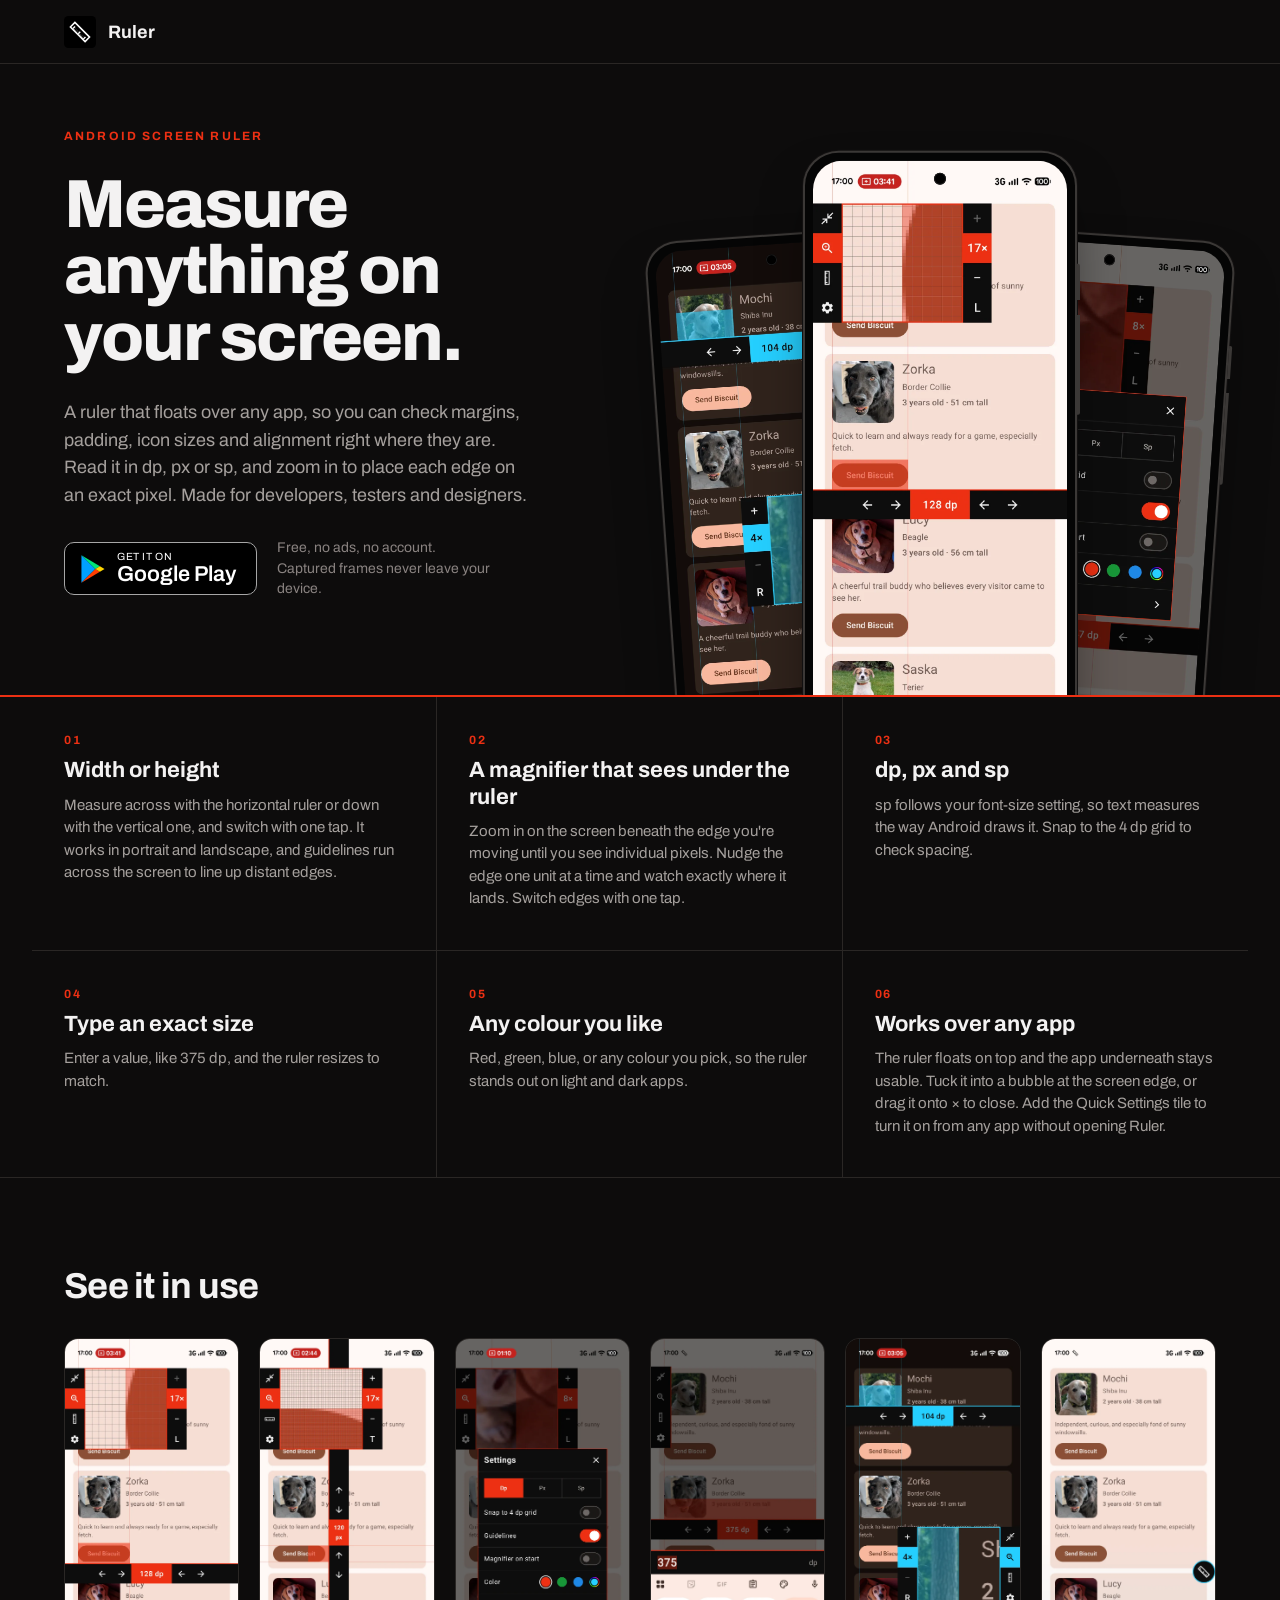
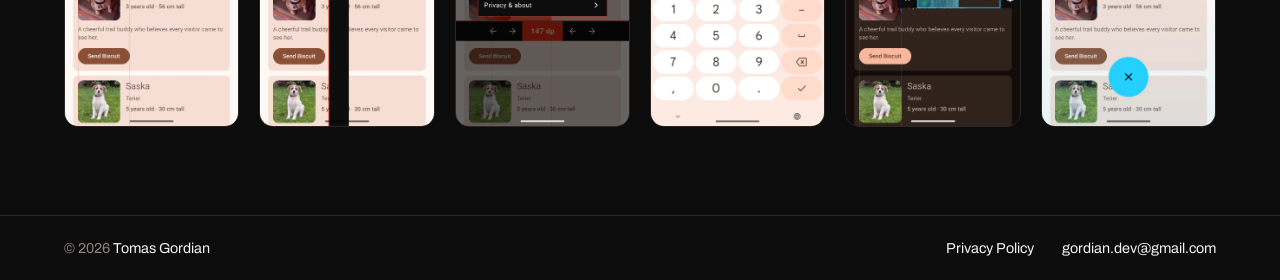
<file: index.html>
<!doctype html>
<html lang="en">

<head>
<meta charset="utf-8">
<meta name="viewport" content="width=device-width, initial-scale=1">
<title>Ruler — measure anything on your Android screen</title>
<meta name="description" content="A ruler that floats over any Android app. Measure in dp, px and sp, down to a single pixel, with a built-in magnifier. Made for developers, testers and designers.">
<meta name="theme-color" content="#0d0c0c">
<meta property="og:title" content="Ruler — measure anything on your Android screen">
<meta property="og:description" content="A ruler that floats over any Android app. Measure in dp, px and sp, down to a single pixel.">
<meta property="og:url" content="https://ruler.tomasgordian.com/">
<meta property="og:type" content="website">
<meta property="og:image" content="https://ruler.tomasgordian.com/og-image.png">
<meta property="og:image:width" content="1200">
<meta property="og:image:height" content="630">
<meta property="og:image:alt" content="Ruler: Measure anything on your screen, with three phones showing the ruler over an app">
<meta name="twitter:card" content="summary_large_image">
<link rel="canonical" href="https://ruler.tomasgordian.com/">
<link rel="icon" type="image/svg+xml" href="favicon.svg">
<link rel="apple-touch-icon" href="apple-touch-icon.png">
<link rel="preconnect" href="https://fonts.googleapis.com">
<link rel="preconnect" href="https://fonts.gstatic.com" crossorigin>
<link href="https://fonts.googleapis.com/css2?family=Archivo:wght@400;600;700;800&display=swap" rel="stylesheet">
<link rel="stylesheet" href="css/style.css">
<link rel="stylesheet" href="css/home.css">
<script src="js/clean-url.js" defer></script>
<script src="js/gallery.js" defer></script>
</head>

<body>
<header class="top">
  <a class="brand" href="./"><img src="icon.svg" alt="" width="32" height="32">Ruler</a></header>

<main style="overflow-x: clip;">
  <section class="hero">
    <div class="hero-copy">
      <div class="kicker">Android screen ruler</div>
      <h1>Measure anything on your screen.</h1>
      <p class="lede">A ruler that floats over any app, so you can check margins, padding, icon sizes and alignment right where they are. Read it in dp, px or sp, and zoom in to place each edge on an exact pixel. Made for developers, testers and designers.</p>
      <div class="cta">
        <a class="play" href="https://play.google.com/store/apps/details?id=com.gordian.ruler">
          <svg viewBox="0 0 24 26" aria-hidden="true"><path fill="#00A0FF" d="M2 1L14 13L2 25Z"/><path fill="#00E676" d="M2 1L18 10.6L14 13Z"/><path fill="#FF3D00" d="M2 25L18 15.4L14 13Z"/><path fill="#FFD600" d="M18 10.6L22 13L18 15.4L14 13Z"/></svg>
          <span><small>Get it on</small><strong>Google Play</strong></span>
        </a>
        <span class="note">Free, no ads, no account. Captured frames never leave your device.</span>
      </div>
    </div>
    <div class="phones" aria-hidden="true">
      <div class="phone left"><img src="screenshots/custom-color-dark.webp" alt="" width="800" height="1785"></div>
      <div class="phone mid"><img src="screenshots/measure-width.webp" alt="" width="800" height="1785" fetchpriority="high"></div>
      <div class="phone right"><img src="screenshots/settings.webp" alt="" width="800" height="1785"></div>
    </div>
  </section>

  <section class="features" id="features" aria-label="Features">
    <ul class="grid">
      <li class="feature"><div class="num">01</div><h3>Width or height</h3><p>Measure across with the horizontal ruler or down with the vertical one, and switch with one tap. It works in portrait and landscape, and guidelines run across the screen to line up distant edges.</p></li>
      <li class="feature"><div class="num">02</div><h3>A magnifier that sees under the ruler</h3><p>Zoom in on the screen beneath the edge you're moving until you see individual pixels. Nudge the edge one unit at a time and watch exactly where it lands. Switch edges with one tap.</p></li>
      <li class="feature"><div class="num">03</div><h3>dp, px and sp</h3><p>sp follows your font-size setting, so text measures the way Android draws it. Snap to the 4 dp grid to check spacing.</p></li>
      <li class="feature"><div class="num">04</div><h3>Type an exact size</h3><p>Enter a value, like 375 dp, and the ruler resizes to match.</p></li>
      <li class="feature"><div class="num">05</div><h3>Any colour you like</h3><p>Red, green, blue, or any colour you pick, so the ruler stands out on light and dark apps.</p></li>
      <li class="feature"><div class="num">06</div><h3>Works over any app</h3><p>The ruler floats on top and the app underneath stays usable. Tuck it into a bubble at the screen edge, or drag it onto × to close. Add the Quick Settings tile to turn it on from any app without opening Ruler.</p></li>
    </ul>
  </section>

  <section class="shots" id="screenshots">
    <div class="shots-inner">
      <h2>See it in use</h2>
      <ul class="shot-row">
        <li class="frame"><button type="button" class="shot"><img src="screenshots/measure-width.webp" alt="Horizontal ruler measuring a Send Biscuit button at 128 dp, magnifier zoomed to 17× on its left edge" width="800" height="1785" loading="lazy"></button></li>
        <li class="frame"><button type="button" class="shot"><img src="screenshots/measure-height.webp" alt="Vertical ruler measuring a Send Biscuit button at 120 px, magnifier zoomed to 17× on its top edge" width="800" height="1785" loading="lazy"></button></li>
        <li class="frame"><button type="button" class="shot"><img src="screenshots/settings.webp" alt="Settings panel with units, grid snap, guidelines, magnifier and colour options" width="800" height="1785" loading="lazy"></button></li>
        <li class="frame"><button type="button" class="shot"><img src="screenshots/size-editor.webp" alt="Size editor with 375 dp typed in and the number keyboard open" width="800" height="1785" loading="lazy"></button></li>
        <li class="frame"><button type="button" class="shot"><img src="screenshots/custom-color-dark.webp" alt="Teal ruler measuring a 104 dp avatar in a dark-themed app" width="800" height="1785" loading="lazy"></button></li>
        <li class="frame"><button type="button" class="shot"><img src="screenshots/out-of-the-way.webp" alt="Ruler collapsed into a bubble at the screen edge, with the close target shown at the bottom" width="800" height="1785" loading="lazy"></button></li>
      </ul>
    </div>
  </section>
</main>

<dialog class="viewer" aria-label="Screenshots" tabindex="-1">
  <img class="viewer-img" alt="">
  <button type="button" class="viewer-prev" aria-label="Previous screenshot"><svg viewBox="0 0 24 24" fill="none" stroke="currentColor" stroke-width="2" stroke-linecap="round" stroke-linejoin="round" aria-hidden="true"><path d="M15 18l-6-6 6-6"/></svg></button>
  <button type="button" class="viewer-next" aria-label="Next screenshot"><svg viewBox="0 0 24 24" fill="none" stroke="currentColor" stroke-width="2" stroke-linecap="round" stroke-linejoin="round" aria-hidden="true"><path d="M9 18l6-6-6-6"/></svg></button>
  <button type="button" class="viewer-close" aria-label="Close"><svg viewBox="0 0 24 24" fill="none" stroke="currentColor" stroke-width="2" stroke-linecap="round" aria-hidden="true"><path d="M6 6l12 12M18 6L6 18"/></svg></button>
  <p class="viewer-count" aria-live="polite"></p>
</dialog>

<footer>
  <span>&copy; 2026 <a href="https://tomasgordian.com">Tomas Gordian</a></span>
  <nav><a href="privacy-policy/">Privacy Policy</a><a href="mailto:gordian.dev@gmail.com">gordian.dev@gmail.com</a></nav>
</footer>

</body>
</html>
</file>
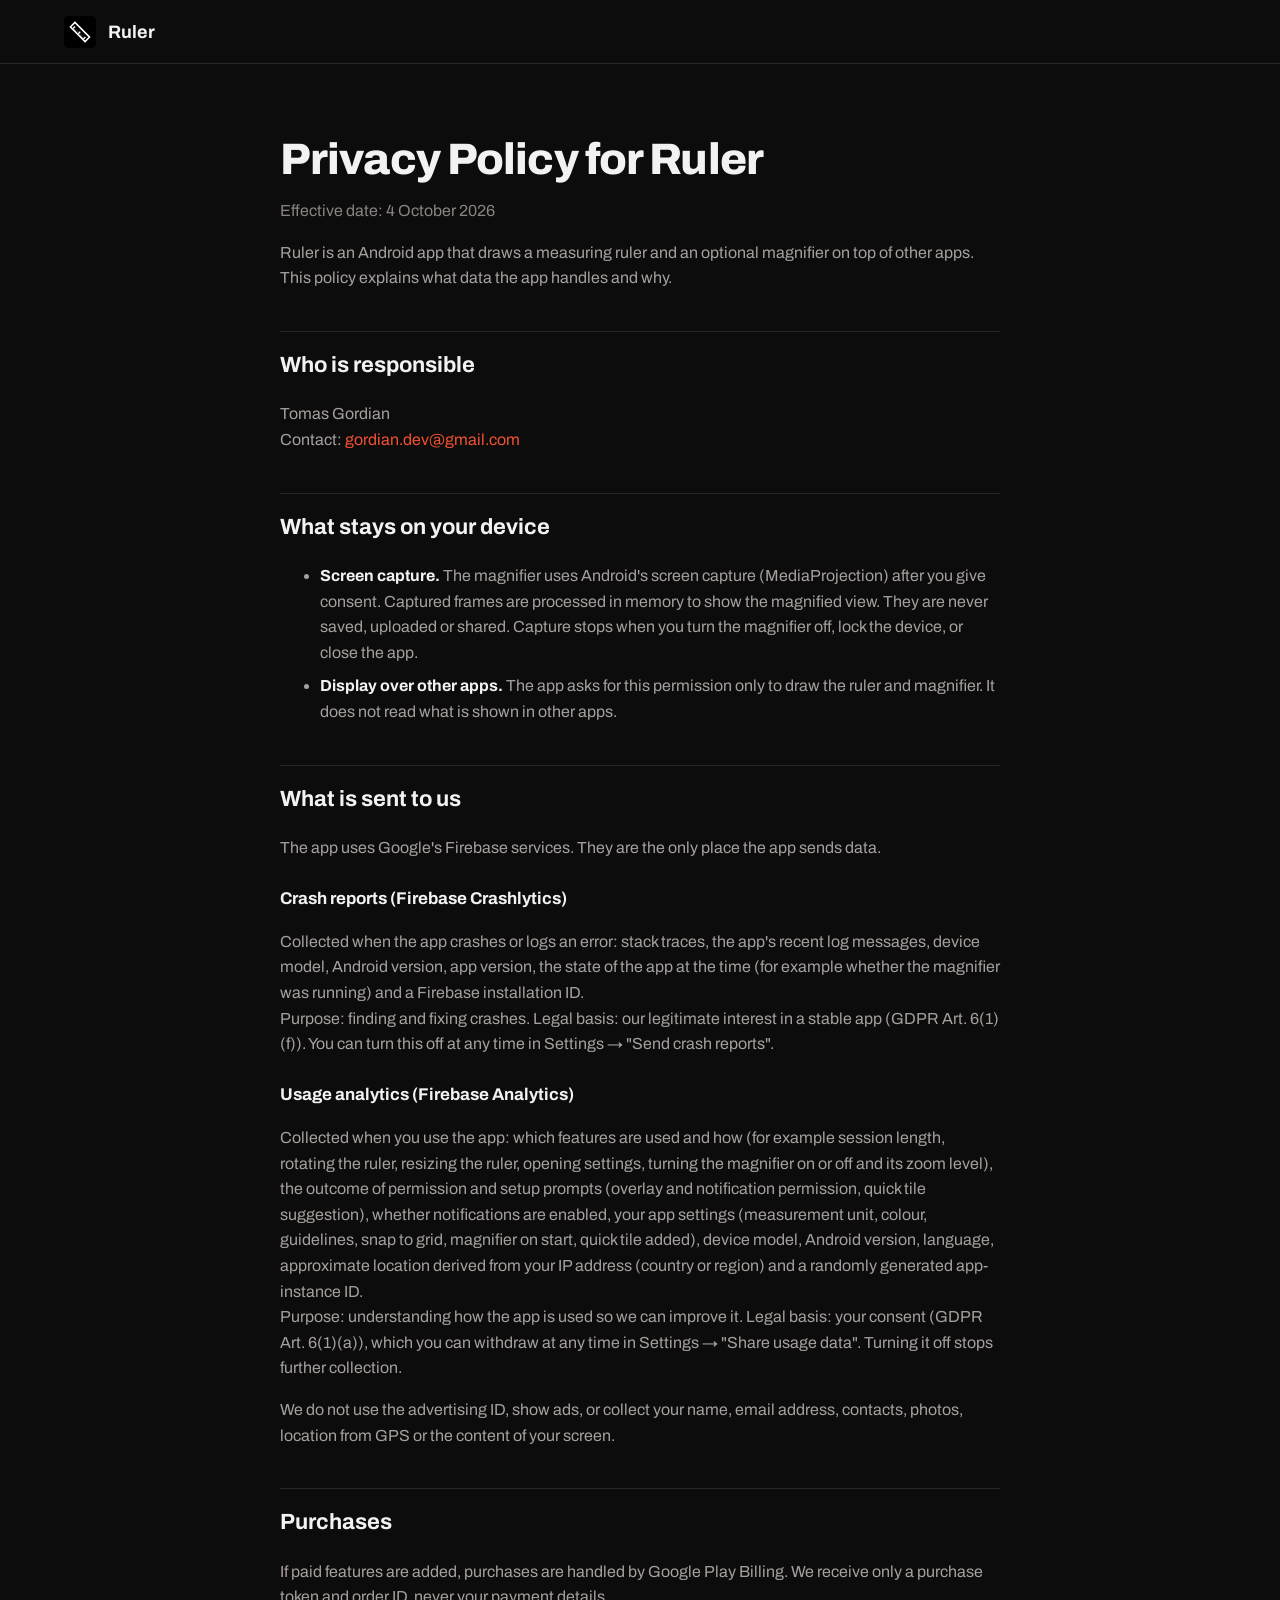
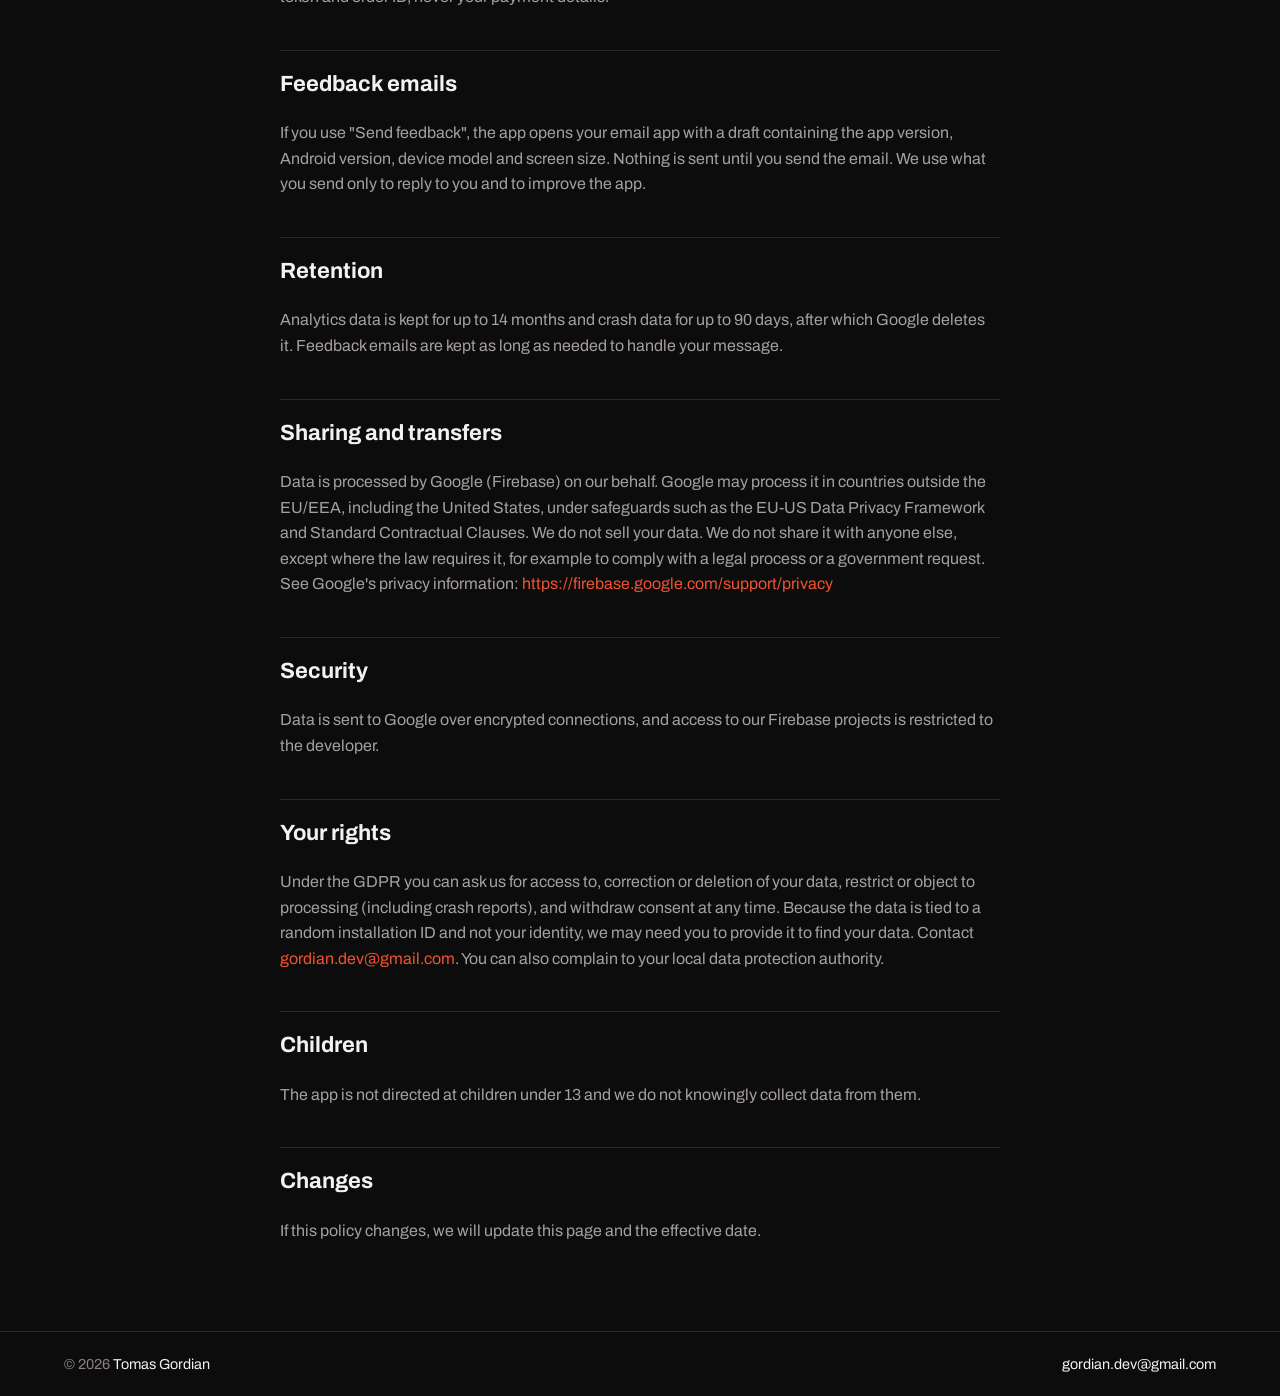
<file: privacy-policy/index.html>
<!doctype html>
<html lang="en">
<head>
<meta charset="utf-8">
<meta name="viewport" content="width=device-width, initial-scale=1">
<title>Privacy Policy - Ruler</title>
<link rel="canonical" href="https://ruler.tomasgordian.com/privacy-policy/">
<link rel="icon" type="image/svg+xml" href="../favicon.svg">
<link rel="apple-touch-icon" href="../apple-touch-icon.png">
<link rel="preconnect" href="https://fonts.googleapis.com">
<link rel="preconnect" href="https://fonts.gstatic.com" crossorigin>
<link href="https://fonts.googleapis.com/css2?family=Archivo:wght@400;600;700;800&display=swap" rel="stylesheet">
<link rel="stylesheet" href="../css/style.css">
<link rel="stylesheet" href="../css/privacy.css">
<script src="../js/clean-url.js" defer></script>
</head>
<body>
<header class="top">
  <a class="brand" href="../"><img src="../icon.svg" alt="" width="32" height="32">Ruler</a></header>

<main>
  <h1>Privacy Policy for Ruler</h1>
  <p class="updated">Effective date: 4 October 2026</p>

  <p>Ruler is an Android app that draws a measuring ruler and an optional magnifier on top of other apps. This policy explains what data the app handles and why.</p>

  <h2>Who is responsible</h2>
  <p>Tomas Gordian<br>
  Contact: <a href="mailto:gordian.dev@gmail.com">gordian.dev@gmail.com</a></p>

  <h2>What stays on your device</h2>
  <ul>
    <li><strong>Screen capture.</strong> The magnifier uses Android's screen capture (MediaProjection) after you give consent. Captured frames are processed in memory to show the magnified view. They are never saved, uploaded or shared. Capture stops when you turn the magnifier off, lock the device, or close the app.</li>
    <li><strong>Display over other apps.</strong> The app asks for this permission only to draw the ruler and magnifier. It does not read what is shown in other apps.</li>
  </ul>

  <h2>What is sent to us</h2>
  <p>The app uses Google's Firebase services. They are the only place the app sends data.</p>

  <h3>Crash reports (Firebase Crashlytics)</h3>
  <p>Collected when the app crashes or logs an error: stack traces, the app's recent log messages, device model, Android version, app version, the state of the app at the time (for example whether the magnifier was running) and a Firebase installation ID.<br>
  Purpose: finding and fixing crashes. Legal basis: our legitimate interest in a stable app (GDPR Art. 6(1)(f)). You can turn this off at any time in Settings &rarr; "Send crash reports".</p>

  <h3>Usage analytics (Firebase Analytics)</h3>
  <p>Collected when you use the app: which features are used and how (for example session length, rotating the ruler, resizing the ruler, opening settings, turning the magnifier on or off and its zoom level), the outcome of permission and setup prompts (overlay and notification permission, quick tile suggestion), whether notifications are enabled, your app settings (measurement unit, colour, guidelines, snap to grid, magnifier on start, quick tile added), device model, Android version, language, approximate location derived from your IP address (country or region) and a randomly generated app-instance ID.<br>
  Purpose: understanding how the app is used so we can improve it. Legal basis: your consent (GDPR Art. 6(1)(a)), which you can withdraw at any time in Settings &rarr; "Share usage data". Turning it off stops further collection.</p>

  <p>We do not use the advertising ID, show ads, or collect your name, email address, contacts, photos, location from GPS or the content of your screen.</p>

  <h2>Purchases</h2>
  <p>If paid features are added, purchases are handled by Google Play Billing. We receive only a purchase token and order ID, never your payment details.</p>

  <h2>Feedback emails</h2>
  <p>If you use "Send feedback", the app opens your email app with a draft containing the app version, Android version, device model and screen size. Nothing is sent until you send the email. We use what you send only to reply to you and to improve the app.</p>

  <h2>Retention</h2>
  <p>Analytics data is kept for up to 14 months and crash data for up to 90 days, after which Google deletes it. Feedback emails are kept as long as needed to handle your message.</p>

  <h2>Sharing and transfers</h2>
  <p>Data is processed by Google (Firebase) on our behalf. Google may process it in countries outside the EU/EEA, including the United States, under safeguards such as the EU-US Data Privacy Framework and Standard Contractual Clauses. We do not sell your data. We do not share it with anyone else, except where the law requires it, for example to comply with a legal process or a government request. See Google's privacy information: <a href="https://firebase.google.com/support/privacy">https://firebase.google.com/support/privacy</a></p>

  <h2>Security</h2>
  <p>Data is sent to Google over encrypted connections, and access to our Firebase projects is restricted to the developer.</p>

  <h2>Your rights</h2>
  <p>Under the GDPR you can ask us for access to, correction or deletion of your data, restrict or object to processing (including crash reports), and withdraw consent at any time. Because the data is tied to a random installation ID and not your identity, we may need you to provide it to find your data. Contact <a href="mailto:gordian.dev@gmail.com">gordian.dev@gmail.com</a>. You can also complain to your local data protection authority.</p>

  <h2>Children</h2>
  <p>The app is not directed at children under 13 and we do not knowingly collect data from them.</p>

  <h2>Changes</h2>
  <p>If this policy changes, we will update this page and the effective date.</p>
</main>
<footer>
  <span>&copy; 2026 <a href="https://tomasgordian.com">Tomas Gordian</a></span>
  <nav><a href="mailto:gordian.dev@gmail.com">gordian.dev@gmail.com</a></nav>
</footer>
</body>
</html>
</file>
<file: css/style.css>
:root {
  --bg: #0d0c0c;
  --surface: #161413;
  --line: #2a2725;
  --line-strong: #4a4644;
  --text: #f3f2f2;
  --text-2: #a5a09d;
  --text-3: #8a8381;
  --accent: #ec3013;
  --accent-hover: #f1522f;
  --pad: clamp(20px, 5vw, 64px);
  --edge: max(var(--pad), calc((100% - 1280px) / 2 + var(--pad)));
}
* { box-sizing: border-box; }
html { scroll-behavior: smooth; }
body { font-family: Archivo, -apple-system, BlinkMacSystemFont, "Segoe UI", Roboto, sans-serif; margin: 0; min-height: 100vh; display: flex; flex-direction: column; background: var(--bg); color: var(--text); -webkit-font-smoothing: antialiased; }
a { color: var(--text); text-decoration: none; }
a:hover { color: var(--accent-hover); }
:focus-visible { outline: 2px solid var(--accent); outline-offset: 2px; }
img { max-width: 100%; }

.top { height: 64px; display: flex; align-items: center; padding: 0 var(--edge); border-bottom: 1px solid var(--line); }
.brand { display: flex; align-items: center; gap: 12px; font-size: 18px; font-weight: 700; }
.brand img { width: 32px; height: 32px; }

footer { width: 100%; margin-top: auto; padding: 24px var(--edge); border-top: 1px solid var(--line); display: flex; justify-content: space-between; flex-wrap: wrap; gap: 8px 24px; color: var(--text-3); font-size: 0.9rem; }
footer nav { display: flex; gap: 28px; flex-wrap: wrap; }
@media (max-width: 640px) { footer { flex-direction: column; } }
</file>
<file: css/home.css>
.hero { display: grid; grid-template-columns: minmax(0, 1fr) minmax(0, 1fr); gap: 48px; padding: 48px var(--pad) 0; align-items: end; max-width: 1280px; width: 100%; margin: 0 auto; }
.hero-copy { display: flex; flex-direction: column; gap: 28px; padding-bottom: 96px; }
.kicker { font-size: 12px; font-weight: 700; letter-spacing: 0.18em; text-transform: uppercase; color: var(--accent); }
h1 { margin: 0; font-size: clamp(44px, 6vw, 68px); line-height: 0.98; font-weight: 800; letter-spacing: -0.03em; text-wrap: balance; }
.lede { margin: 0; max-width: 470px; font-size: 18px; line-height: 1.55; color: var(--text-2); text-wrap: pretty; }
.cta { display: flex; align-items: center; gap: 20px; flex-wrap: wrap; }
.note { max-width: 220px; font-size: 14px; line-height: 1.45; color: var(--text-3); }

.play { display: inline-flex; align-items: center; gap: 10px; padding: 8px 20px 8px 14px; background: #000; color: #fff; border: 1px solid #a6a6a6; border-radius: 10px; }
.play:hover { background: #1a1a1a; color: #fff; }
.play svg { width: 28px; height: 30px; }
.play small { display: block; font-size: 0.65rem; letter-spacing: 0.06em; text-transform: uppercase; line-height: 1.1; }
.play strong { display: block; font-size: 1.35rem; font-weight: 600; line-height: 1.1; }

.phones { position: relative; }
.phone { position: absolute; bottom: 0; width: 45%; padding: 1.5%; border-radius: 12.5% / 5.6%; background: #050505; box-shadow: 0 0 0 2px #3b3836, 0 0 0 3px #121010, 0 30px 60px -20px rgb(0 0 0 / 0.8); }
.phone::before { content: ""; position: absolute; top: 3.4%; left: 50%; width: 4.4%; aspect-ratio: 1; margin-left: -2.2%; border-radius: 50%; background: #000; box-shadow: inset 0 0 0 1px #1d1c1c; z-index: 1; }
.phone::after { content: ""; position: absolute; right: -5px; top: 19%; width: 3px; height: 26%; border-radius: 0 2px 2px 0; background: linear-gradient(#3b3836 0 24%, transparent 24% 34%, #3b3836 34%); }
.phone img { display: block; width: 100%; height: auto; aspect-ratio: 1280 / 2856; object-fit: cover; border-radius: 11.4% / 5.1%; pointer-events: none; user-select: none; -webkit-user-select: none; -webkit-user-drag: none; -webkit-touch-callout: none; }
.phone.left { left: 0; transform: translateY(14%) rotate(-4deg); }
.phone.mid { position: relative; left: 50%; margin-left: -24.5%; width: 49%; z-index: 2; transform: translateY(7%); }
.phone.right { right: 0; transform: translateY(14%) rotate(4deg); }

.features { position: relative; z-index: 3; background: var(--bg); border-top: 2px solid var(--accent); padding: 0 max(0px, calc(var(--pad) - 32px)); }
.grid { display: grid; grid-template-columns: repeat(3, minmax(0, 1fr)); max-width: 1216px; margin: 0 auto; padding: 0; list-style: none; }
.feature { padding: 36px 32px 40px; border-right: 1px solid var(--line); border-bottom: 1px solid var(--line); display: flex; flex-direction: column; gap: 10px; }
.feature:nth-child(3n) { border-right: none; }
.feature:nth-child(n+4) { border-bottom: none; }
.num { font-size: 12px; font-weight: 700; letter-spacing: 0.14em; color: var(--accent); }
h3 { margin: 0; font-size: 22px; line-height: 1.2; font-weight: 700; }
.feature p { margin: 0; font-size: 15px; line-height: 1.5; color: var(--text-2); }

.shots { padding: 88px var(--pad); border-top: 1px solid var(--line); }
.shots-inner { max-width: 1152px; margin: 0 auto; display: flex; flex-direction: column; gap: 32px; }
h2 { margin: 0; font-size: 36px; font-weight: 700; letter-spacing: -0.02em; }
.shot-row { display: grid; grid-template-columns: repeat(6, minmax(0, 1fr)); gap: 20px; margin: 0; padding: 0; list-style: none; }
.shot-row .frame { border-radius: 14px; overflow: hidden; border: 1px solid var(--line); transition: transform 160ms ease, border-color 160ms ease; }
@media (hover: hover) { .shot-row .frame:hover { border-color: var(--line-strong); transform: translateY(-4px); } }
@media (prefers-reduced-motion: reduce) { .shot-row .frame { transition: none; } .shot-row .frame:hover { transform: none; } }
.shot-row img { display: block; width: 100%; height: auto; }
.shot { display: block; width: 100%; padding: 0; border: 0; background: none; cursor: pointer; }
.shot:focus-visible { outline-offset: -2px; }

html:has(.viewer[open]) { overflow: hidden; }
.viewer { width: 100%; height: 100%; max-width: none; max-height: none; margin: 0; padding: 0; border: 0; background: transparent; color: var(--text); }
.viewer[open] { display: grid; place-items: center; }
.viewer:focus { outline: none; }
.viewer::backdrop { background: rgb(0 0 0 / 0.94); }
.viewer-img { display: block; height: min(86vh, 1785px); width: auto; max-width: calc(100vw - 32px); object-fit: contain; border-radius: 24px; border: 1px solid var(--line-strong); touch-action: pan-y; user-select: none; -webkit-user-drag: none; }
.viewer button { position: absolute; display: grid; place-items: center; width: 48px; height: 48px; padding: 0; border: 1px solid var(--line-strong); border-radius: 50%; background: rgb(255 255 255 / 0.06); color: var(--text); cursor: pointer; }
.viewer button:hover { background: rgb(255 255 255 / 0.14); }
.viewer button[hidden] { display: none; }
.viewer button svg { width: 22px; height: 22px; }
.viewer-close { top: 20px; right: 20px; }
.viewer-prev { left: 24px; top: 50%; margin-top: -24px; }
.viewer-next { right: 24px; top: 50%; margin-top: -24px; }
.viewer-count { position: absolute; bottom: 20px; left: 0; right: 0; margin: 0; text-align: center; font-size: 14px; color: var(--text-2); }

@media (max-width: 900px) {
  .hero { grid-template-columns: 1fr; padding-top: 56px; gap: 8px; }
  .hero-copy { padding-bottom: 32px; }
  .phones { max-width: 520px; width: 100%; margin: 0 auto; }
  .grid { grid-template-columns: repeat(2, minmax(0, 1fr)); }
  .feature:nth-child(n) { border-right: 1px solid var(--line); border-bottom: 1px solid var(--line); }
  .feature:nth-child(2n) { border-right: none; }
  .feature:nth-child(n+5) { border-bottom: none; }
  .shot-row { grid-template-columns: none; grid-auto-flow: column; grid-auto-columns: 200px; overflow-x: auto; scroll-snap-type: x mandatory; scroll-padding: 0 var(--pad); margin: 0 calc(-1 * var(--pad)); padding: 0 var(--pad) 8px; scrollbar-width: none; }
  .shot-row li { scroll-snap-align: start; }
}
@media (max-width: 600px) {
  .features { padding: 0; }
  .grid { grid-template-columns: 1fr; }
  .feature:nth-child(n) { border-right: none; border-bottom: 1px solid var(--line); padding: 28px var(--pad); }
  .feature:last-child { border-bottom: none; }
  .shots { padding: 64px var(--pad); }
  .shot-row { grid-auto-columns: 168px; gap: 16px; }
  .viewer-img { height: min(78vh, 1785px); }
  .viewer-prev, .viewer-next { top: auto; bottom: 12px; margin-top: 0; }
  .viewer-prev { left: 16px; }
  .viewer-next { right: 16px; }
  .viewer-close { top: 12px; right: 12px; }
  .viewer-count { bottom: 26px; }
}
</file>
<file: css/privacy.css>
main { flex: 1; width: 100%; max-width: 760px; margin: 0 auto; padding: 48px 20px 72px; line-height: 1.6; color: var(--text-2); }
h1 { margin: 24px 0 4px; color: var(--text); font-size: clamp(32px, 5vw, 44px); line-height: 1.05; font-weight: 800; letter-spacing: -0.02em; }
h2 { margin-top: 40px; padding-top: 16px; border-top: 1px solid var(--line); color: var(--text); font-size: 22px; }
h3 { margin-top: 24px; color: var(--text); font-size: 17px; }
strong { color: var(--text); }
li { margin-bottom: 8px; }
main a { color: var(--accent-hover); }
main a:hover { color: var(--text); }
.updated { color: var(--text-3); }
</file>
